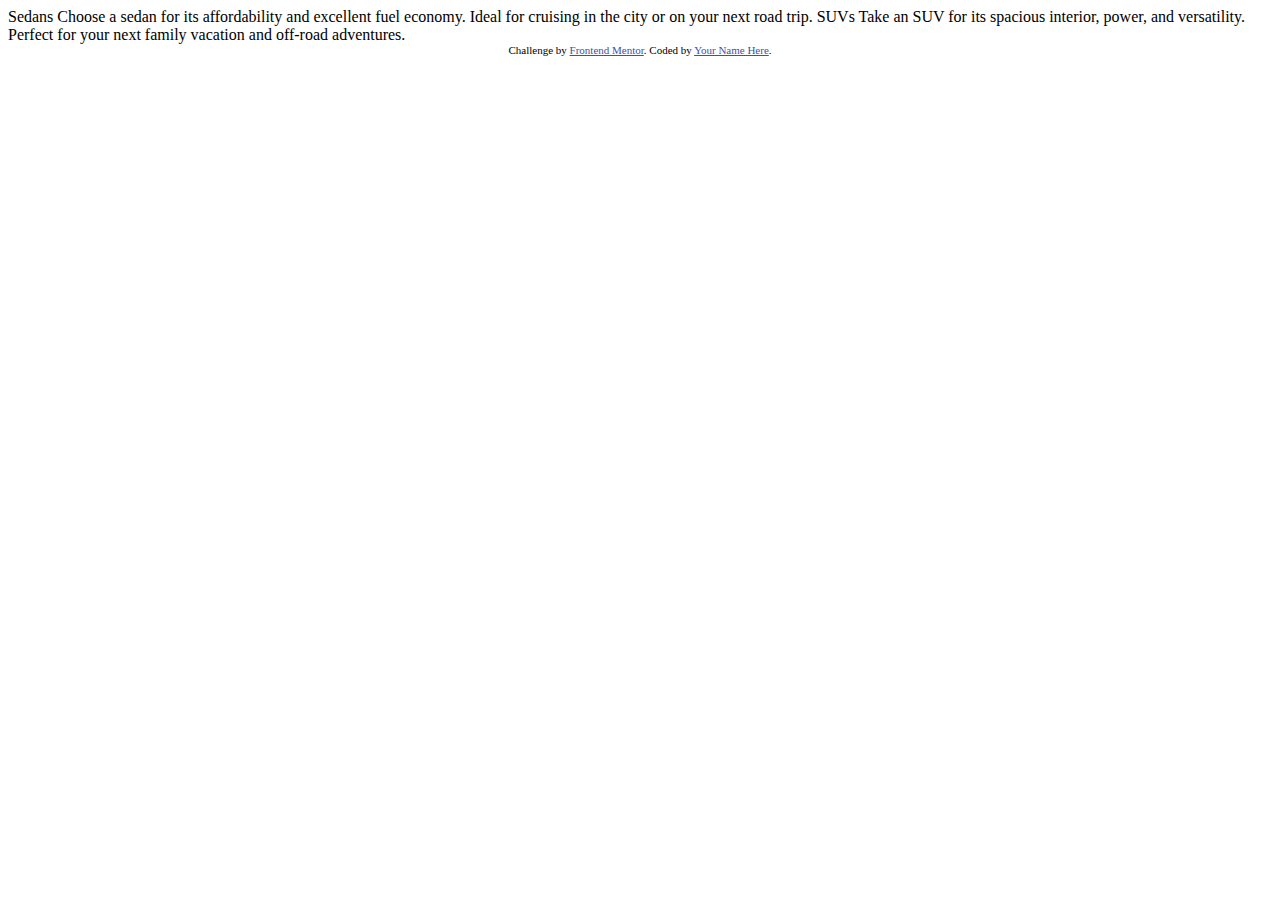
<file: 3-column-preview-card-component-main/index.html>
<!DOCTYPE html>
<html lang="en">
<head>
  <meta charset="UTF-8">
  <meta name="viewport" content="width=device-width, initial-scale=1.0"> <!-- displays site properly based on user's device -->

  <link rel="icon" type="image/png" sizes="32x32" href="./images/favicon-32x32.png">
  
  <title>Frontend Mentor | 3-column preview card component</title>

  <!-- Feel free to remove these styles or customise in your own stylesheet 👍 -->
  <style>
    .attribution { font-size: 11px; text-align: center; }
    .attribution a { color: hsl(228, 45%, 44%); }
  </style>
</head>
<body>
  
  Sedans
  Choose a sedan for its affordability and excellent fuel economy. Ideal for cruising in the city 
  or on your next road trip.

  SUVs
  Take an SUV for its spacious interior, power, and versatility. Perfect for your next family vacation 
  and off-road adventures.

 
  <div class="attribution">
    Challenge by <a href="https://www.frontendmentor.io?ref=challenge" target="_blank">Frontend Mentor</a>. 
    Coded by <a href="#">Your Name Here</a>.
  </div>
</body>
</html>
</file>
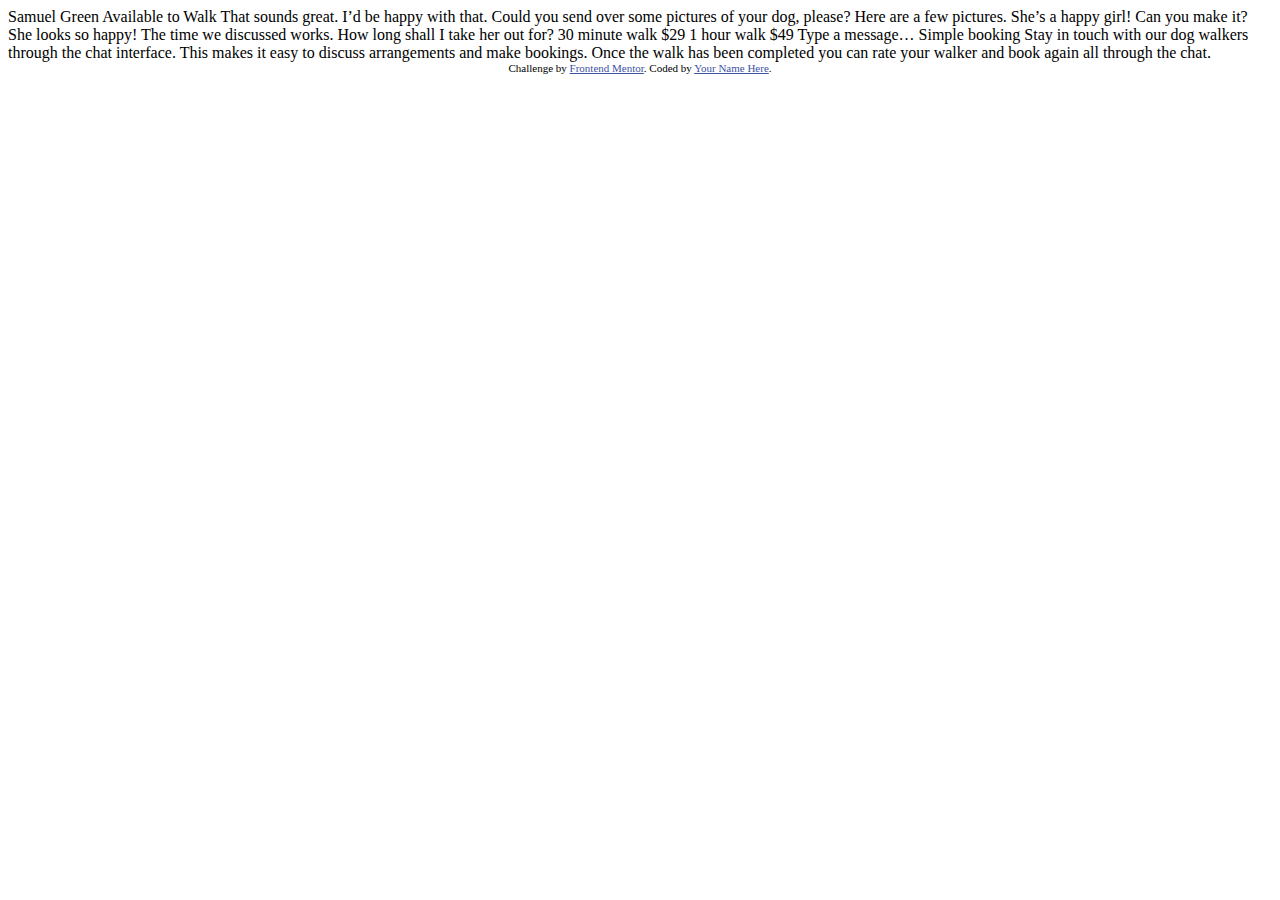
<file: chat-app-css-illustration-master/index.html>
<!DOCTYPE html>
<html lang="en">
<head>
  <meta charset="UTF-8">
  <meta name="viewport" content="width=device-width, initial-scale=1.0"> <!-- displays site properly based on user's device -->

  <link rel="icon" type="image/png" sizes="32x32" href="./images/favicon-32x32.png">
  
  <title>Frontend Mentor | [Challenge Name Here]</title>

  <!-- Feel free to remove these styles or customise in your own stylesheet 👍 -->
  <style>
    .attribution { font-size: 11px; text-align: center; }
    .attribution a { color: hsl(228, 45%, 44%); }
  </style>
</head>
<body>

  Samuel Green
  Available to Walk

  That sounds great. I’d be happy with that.

  Could you send over some pictures of your dog, please?

  Here are a few pictures. She’s a happy girl!

  Can you make it?

  She looks so happy! The time we discussed works. How long shall I take her out for?

  30 minute walk
  $29

  1 hour walk
  $49

  Type a message…

  Simple booking

  Stay in touch with our dog walkers through the chat interface. This makes it easy to 
  discuss arrangements and make bookings. Once the walk has been completed you can rate 
  your walker and book again all through the chat.
  
  <div class="attribution">
    Challenge by <a href="https://www.frontendmentor.io?ref=challenge" target="_blank">Frontend Mentor</a>. 
    Coded by <a href="#">Your Name Here</a>.
  </div>
</body>
</html>
</file>
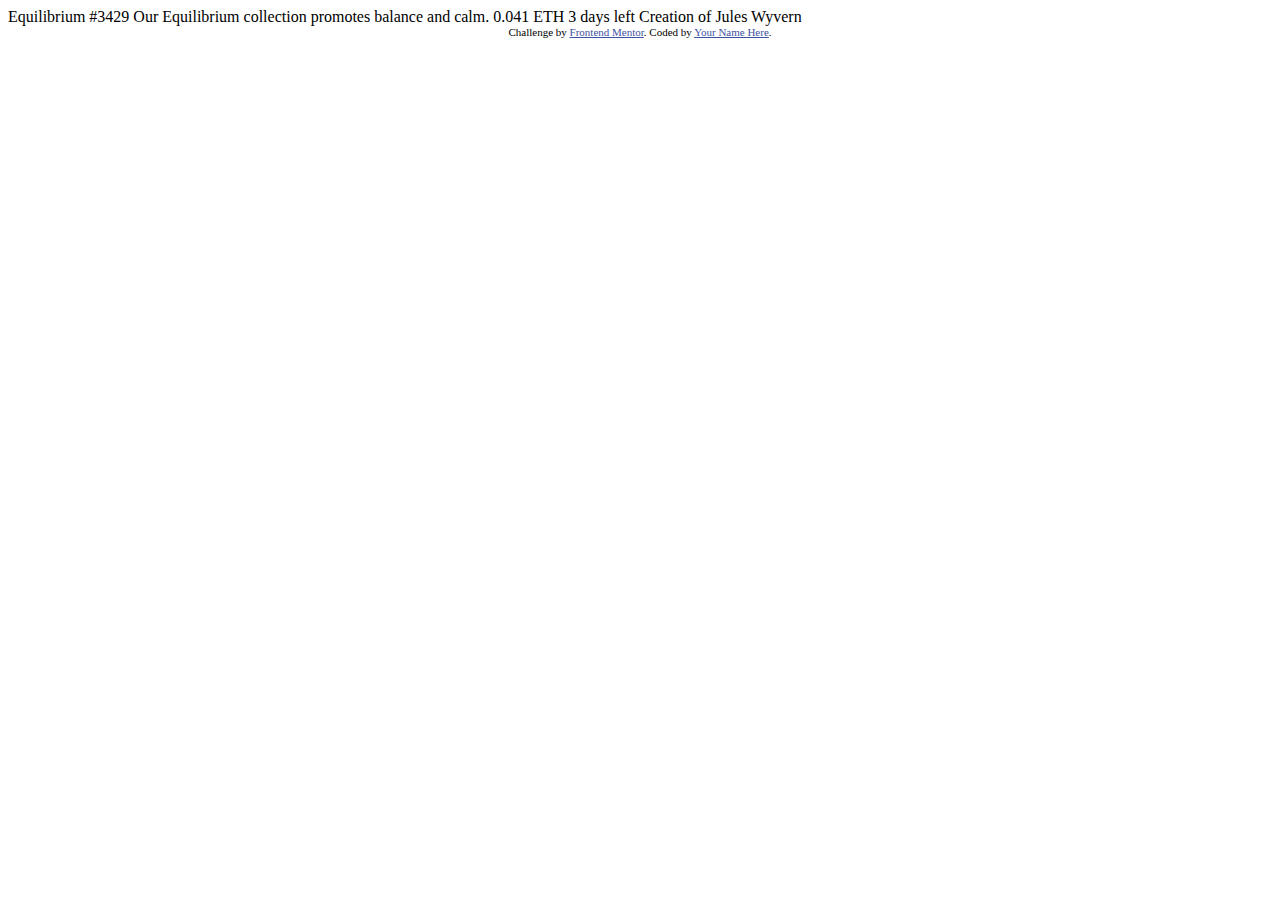
<file: nft-preview-card-component-main/index.html>
<!DOCTYPE html>
<html lang="en">
<head>
  <meta charset="UTF-8">
  <meta name="viewport" content="width=device-width, initial-scale=1.0"> <!-- displays site properly based on user's device -->

  <link rel="icon" type="image/png" sizes="32x32" href="./images/favicon-32x32.png">
  
  <title>Frontend Mentor | NFT preview card component</title>

  <!-- Feel free to remove these styles or customise in your own stylesheet 👍 -->
  <style>
    .attribution { font-size: 11px; text-align: center; }
    .attribution a { color: hsl(228, 45%, 44%); }
  </style>
</head>
<body>

  Equilibrium #3429

  Our Equilibrium collection promotes balance and calm.

  0.041 ETH
  3 days left
  
  Creation of Jules Wyvern

  <div class="attribution">
    Challenge by <a href="https://www.frontendmentor.io?ref=challenge" target="_blank">Frontend Mentor</a>. 
    Coded by <a href="#">Your Name Here</a>.
  </div>
</body>
</html>
</file>
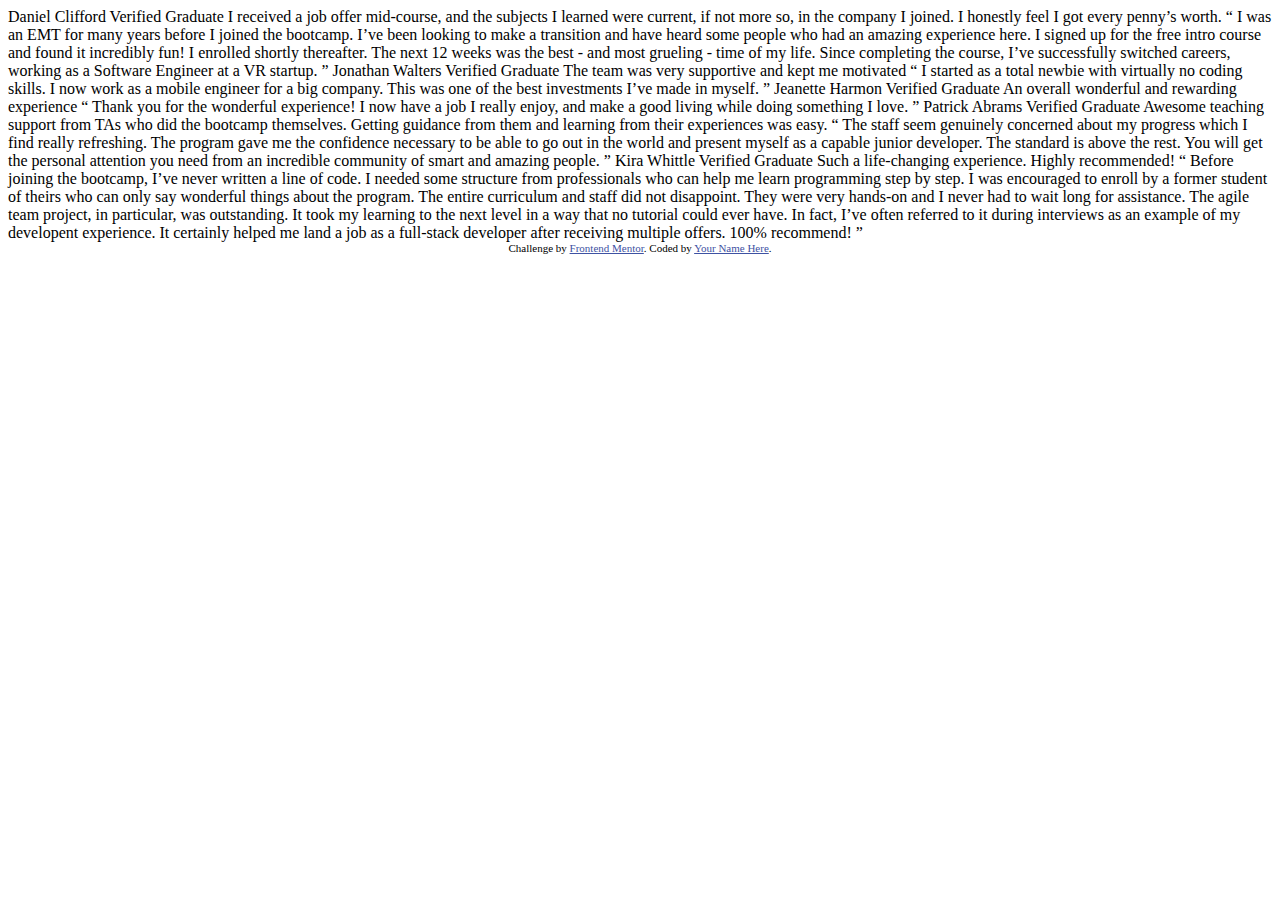
<file: testimonials-grid-section-main/index.html>
<!DOCTYPE html>
<html lang="en">
<head>
  <meta charset="UTF-8">
  <meta name="viewport" content="width=device-width, initial-scale=1.0"> <!-- displays site properly based on user's device -->

  <link rel="icon" type="image/png" sizes="32x32" href="./images/favicon-32x32.png">
  
  <title>Frontend Mentor | [Challenge Name Here]</title>

  <!-- Feel free to remove these styles or customise in your own stylesheet 👍 -->
  <style>
    .attribution { font-size: 11px; text-align: center; }
    .attribution a { color: hsl(228, 45%, 44%); }
  </style>
</head>
<body>
  Daniel Clifford
  Verified Graduate

  I received a job offer mid-course, and the subjects I learned were current, if not more so, 
  in the company I joined. I honestly feel I got every penny’s worth.

  “ I was an EMT for many years before I joined the bootcamp. I’ve been looking to make a 
  transition and have heard some people who had an amazing experience here. I signed up 
  for the free intro course and found it incredibly fun! I enrolled shortly thereafter. 
  The next 12 weeks was the best - and most grueling - time of my life. Since completing 
  the course, I’ve successfully switched careers, working as a Software Engineer at a VR startup. ”

  Jonathan Walters
  Verified Graduate

  The team was very supportive and kept me motivated

  “ I started as a total newbie with virtually no coding skills. I now work as a mobile engineer 
  for a big company. This was one of the best investments I’ve made in myself. ”

  Jeanette Harmon
  Verified Graduate

  An overall wonderful and rewarding experience

  “ Thank you for the wonderful experience! I now have a job I really enjoy, and make a good living 
  while doing something I love. ”

  Patrick Abrams
  Verified Graduate

  Awesome teaching support from TAs who did the bootcamp themselves. Getting guidance from them and 
  learning from their experiences was easy.

  “ The staff seem genuinely concerned about my progress which I find really refreshing. The program 
  gave me the confidence necessary to be able to go out in the world and present myself as a capable 
  junior developer. The standard is above the rest. You will get the personal attention you need from 
  an incredible community of smart and amazing people. ”

  Kira Whittle
  Verified Graduate

  Such a life-changing experience. Highly recommended!

  “ Before joining the bootcamp, I’ve never written a line of code. I needed some structure from 
  professionals who can help me learn programming step by step. I was encouraged to enroll by a former 
  student of theirs who can only say wonderful things about the program. The entire curriculum and staff 
  did not disappoint. They were very hands-on and I never had to wait long for assistance. The agile team 
  project, in particular, was outstanding. It took my learning to the next level in a way that no tutorial 
  could ever have. In fact, I’ve often referred to it during interviews as an example of my developent 
  experience. It certainly helped me land a job as a full-stack developer after receiving multiple offers. 
  100% recommend! ”
  
  <div class="attribution">
    Challenge by <a href="https://www.frontendmentor.io?ref=challenge" target="_blank">Frontend Mentor</a>. 
    Coded by <a href="#">Your Name Here</a>.
  </div>
</body>
</html>
</file>
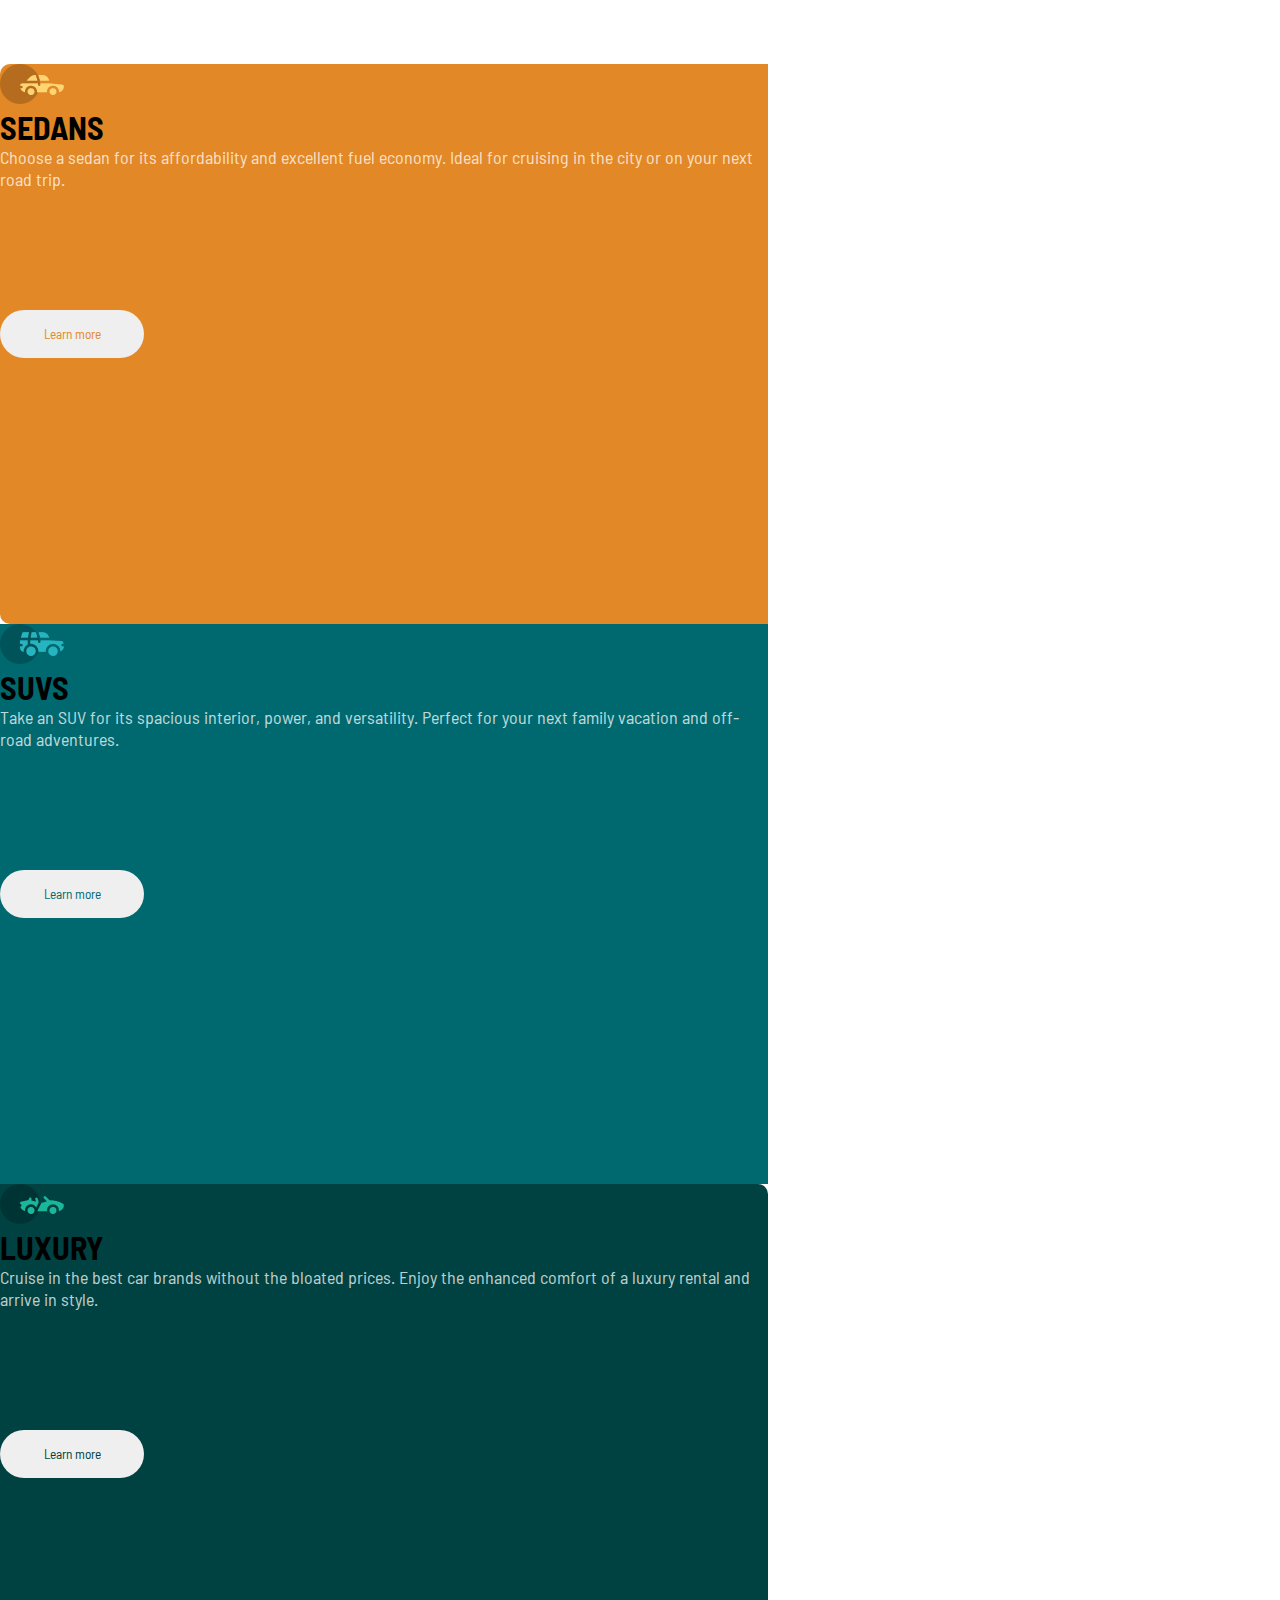
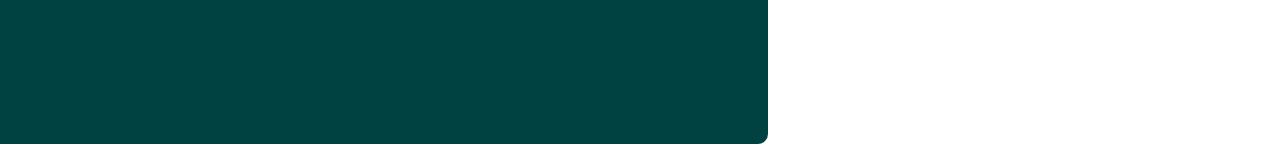
<file: 3-column-preview-card-component-main/mamit2.html>
<!doctype html>
<html lang="en">
  <head>
    <!-- Required meta tags -->
    <meta charset="utf-8">
    <meta name="viewport" content="width=device-width, initial-scale=1">

    <!-- Bootstrap CSS -->
    <link href="https://cdn.jsdelivr.net/npm/bootstrap@5.1.3/dist/css/bootstrap.min.css" rel="stylesheet" integrity="sha384-1BmE4kWBq78iYhFldvKuhfTAU6auU8tT94WrHftjDbrCEXSU1oBoqyl2QvZ6jIW3" crossorigin="anonymous">

    <link rel="preconnect" href="https://fonts.googleapis.com">
<link rel="preconnect" href="https://fonts.gstatic.com" crossorigin>
<link href="https://fonts.googleapis.com/css2?family=Barlow+Semi+Condensed:wght@500;600&display=swap" rel="stylesheet">

<link rel="preconnect" href="https://fonts.googleapis.com">
<link rel="preconnect" href="https://fonts.gstatic.com" crossorigin>
<link href="https://fonts.googleapis.com/css2?family=Barlow+Semi+Condensed:wght@500;600&display=swap" rel="stylesheet">
    <link rel="stylesheet" href="mamit2.css">

    <title>Project 2</title>
  </head>
  <body>
      <div class="container-lg">
          
       <div class="row ">
           <div class="card-1 col-lg-4  p-5" >
               <img src="images/icon-sedans.png" alt="SEDANS" class="mb-4">
            <h1 class=" mb-4 text-light">
                SEDANS
            </h1>
           <p >
            Choose a sedan for its affordability and excellent fuel economy. Ideal for cruising in the city 
            or on your next road trip.
           </p>
        
           <button type="button"  class=" card-1-button">Learn more</button>
        
           </div>
           <div class="card-2 col-lg-4   p-5 ">
            <img src="images/icon-suvs.png" alt="Suvs" class=" mb-4">
            <h1 class=" mb-4 text-light">
                SUVS
            </h1>
            <p>
                Take an SUV for its spacious interior, power, and versatility. Perfect for your next family vacation 
                and off-road adventures.
            </p class="border">
            <button type="button" class="card-2-button">Learn more</button>
           </div>
           <div class="card-3 col-lg-4  p-5">
            <img src="images/icon-luxury.png" alt="Luxury" class=" mb-4">
            <h1 class=" mb-4 text-light">
                LUXURY
            </h1>
            <p >
                Cruise in the best car brands without the bloated prices. Enjoy the enhanced comfort of a luxury 
                rental and arrive in style.
            </p>
            <button type="button" class=" card-3-button">Learn more</button>
           </div>
       </div>
      </div>
    

    <!-- Optional JavaScript; choose one of the two! -->

    <!-- Option 1: Bootstrap Bundle with Popper -->
    <script src="https://cdn.jsdelivr.net/npm/bootstrap@5.1.3/dist/js/bootstrap.bundle.min.js" integrity="sha384-ka7Sk0Gln4gmtz2MlQnikT1wXgYsOg+OMhuP+IlRH9sENBO0LRn5q+8nbTov4+1p" crossorigin="anonymous"></script>

    <!-- Option 2: Separate Popper and Bootstrap JS -->
    <!--
    <script src="https://cdn.jsdelivr.net/npm/@popperjs/core@2.10.2/dist/umd/popper.min.js" integrity="sha384-7+zCNj/IqJ95wo16oMtfsKbZ9ccEh31eOz1HGyDuCQ6wgnyJNSYdrPa03rtR1zdB" crossorigin="anonymous"></script>
    <script src="https://cdn.jsdelivr.net/npm/bootstrap@5.1.3/dist/js/bootstrap.min.js" integrity="sha384-QJHtvGhmr9XOIpI6YVutG+2QOK9T+ZnN4kzFN1RtK3zEFEIsxhlmWl5/YESvpZ13" crossorigin="anonymous"></script>
    -->
  </body>
</html>
</file>
<file: 3-column-preview-card-component-main/mamit2.css>
*{ 
    box-sizing: border-box;
    padding: 0;
    margin: 0;
}

a{
    text-decoration: none;
}

h1{
    font-family: 'Barlow Semi Condensed', sans-serif;
    font-weight: 700;
}

p{
    font-family: 'Barlow Semi Condensed', sans-serif;
    font-weight: 400;
    font-size: 18px;  
    color: hsla(0, 0%, 100%, 0.75);  
}

.container-lg{
    margin-top: 5%;
    width: 60%;
}


.card-1, .card-2, .card-3{
    height: 35rem;     
}

.card-1{
    background-color: hsl(31, 77%, 52%);
    border-top-left-radius: 10px;
    border-bottom-left-radius: 10px;
}

.card-2{
    background-color: hsl(184, 100%, 22%);
}

.card-3{
    background-color: hsl(179, 100%, 13%);
    border-top-right-radius: 10px;
    border-bottom-right-radius: 10px;
}

button{
    width: 9rem;
    height: 3rem;
    border-radius: 30px;
    font-family: 'Barlow Semi Condensed', sans-serif;
    margin-top:7.5rem ;
    border: none;
    outline: none;
}

.card-1-button{
    color:hsl(31, 77%, 52%) ;
}

.card-1-button:hover{
   background-color: hsl(184, 100%, 22%) ;
   color: white;
}

.card-2-button:hover{
    background-color: hsl(31, 77%, 52%) ;
    color: white;
}

.card-3-button:hover{
    background-color: hsl(184, 100%, 22%) ;
    color: white;
}

.col-lg-4:hover {
    background-color: black;
}

.card-2-button{
    color:hsl(184, 100%, 22%) ;
}

.card-3-button{
    color: hsl(179, 100%, 13%) ;
}
</file>
